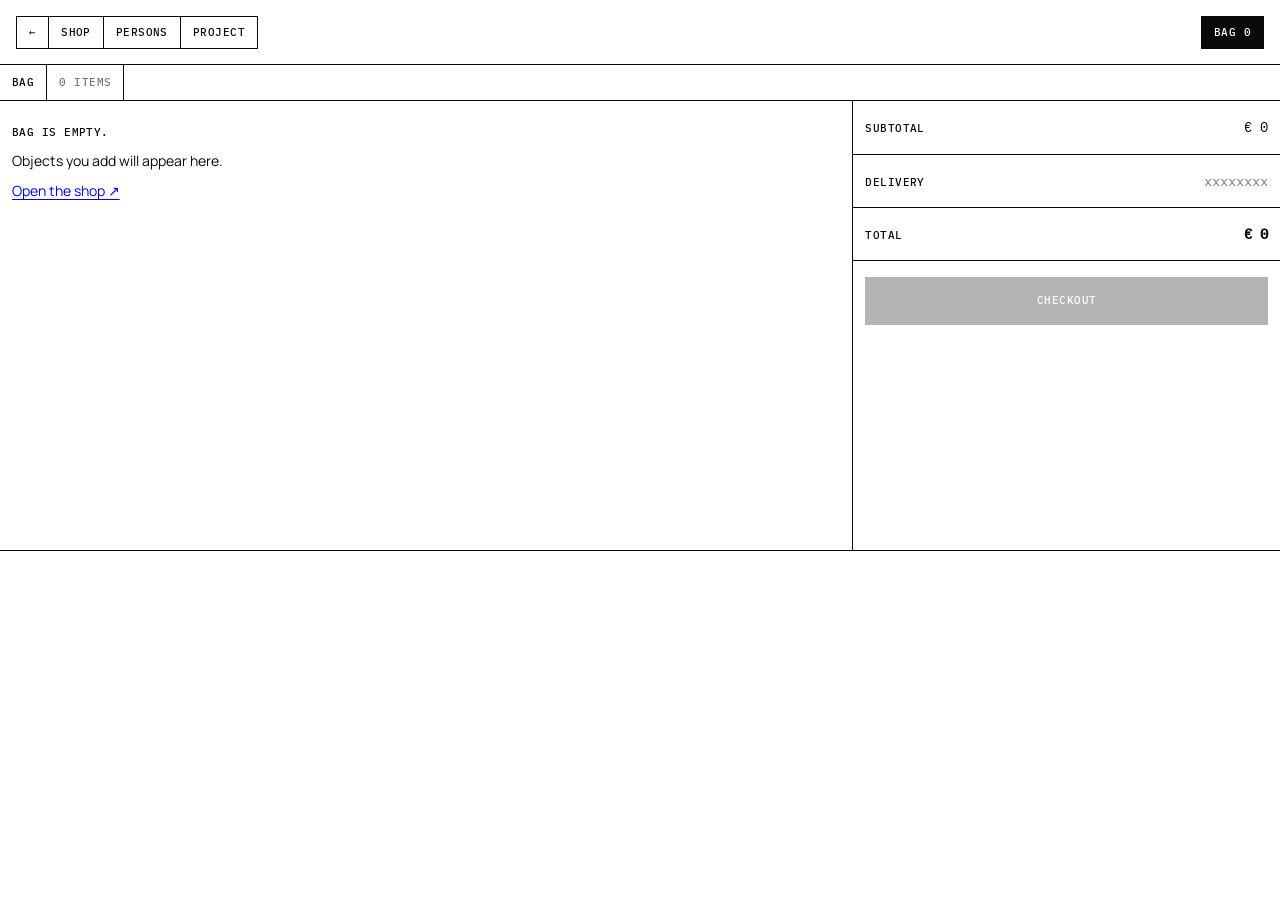
<file: bag.html>
<!doctype html>
<html lang="ru">
<head>
  <meta charset="utf-8">
  <meta name="viewport" content="width=device-width, initial-scale=1">
  <title>Bag — anaenby</title>
  <link rel="icon" href="images/brand/favicon.svg" type="image/svg+xml">
  <link rel="stylesheet" href="css/style.css">
  <script src="js/bag.js"></script>
</head>
<body class="page">
  <nav class="menu">
    <a href="index.html" class="back" aria-label="Home">←</a>
    <a href="shop.html">Shop</a>
    <a href="persons.html">Persons</a>
    <a href="project.html">Project</a>
  </nav>
  <a class="baglink active" href="bag.html">Bag <span data-bag-count>0</span></a>

  <div class="bar">
    <div class="bar__cell">Bag</div>
    <div class="bar__cell"><span data-bag-count>0</span> items</div>
    <div class="bar__cell bar__cell--grow"></div>
  </div>

  <main class="bag">
    <section class="bag__lines" id="lines" aria-label="Items in your bag"></section>

    <aside class="bag__summary">
      <div class="pdp__cell pdp__row"><span class="tech">Subtotal</span><span id="subtotal">€ 0</span></div>
      <div class="pdp__cell pdp__row"><span class="tech">Delivery</span><span class="pdp__muted"><span class="x">xxxxxxxx</span></span></div>
      <div class="pdp__cell pdp__row bag__total"><span class="tech">Total</span><span id="total">€ 0</span></div>
      <div class="pdp__cell">
        <button type="button" class="pdp__buy" id="checkout">Checkout</button>
        <p class="status" id="checkout-hint" hidden>Payment is not connected yet. <span class="x">xxxxxxxx</span></p>
      </div>
    </aside>
  </main>

  <template id="line-tpl">
    <article class="line">
      <a class="line__img"><img alt=""></a>
      <div class="line__info">
        <a class="line__name"></a>
        <span class="tech pdp__muted">Size / <span class="x line__size"></span></span>
        <span class="line__price"></span>
      </div>
      <div class="line__qty" role="group" aria-label="Quantity">
        <button type="button" class="qty-btn" data-step="-1" aria-label="One less">−</button>
        <span class="qty-n"></span>
        <button type="button" class="qty-btn" data-step="1" aria-label="One more">+</button>
      </div>
      <button type="button" class="line__remove link">Remove</button>
    </article>
  </template>

  <script>
    const linesEl = document.getElementById('lines');
    const tpl = document.getElementById('line-tpl');

    function render() {
      const items = Bag.read();
      linesEl.replaceChildren();

      if (!items.length) {
        linesEl.innerHTML =
          '<div class="bag__empty"><p class="tech">Bag is empty.</p>' +
          '<p>Objects you add will appear here.</p>' +
          '<a class="link" href="shop.html">Open the shop ↗</a></div>';
      }

      items.forEach((item, i) => {
        const el = tpl.content.firstElementChild.cloneNode(true);
        el.querySelector('.line__img').href = item.href;
        el.querySelector('img').src = item.img;
        el.querySelector('img').alt = item.name;
        el.querySelector('.line__name').href = item.href;
        el.querySelector('.line__name').textContent = item.name;
        el.querySelector('.line__size').textContent = item.sizeLabel;
        el.querySelector('.line__price').textContent = Bag.money(item.price);
        el.querySelector('.qty-n').textContent = item.qty;
        el.querySelectorAll('.qty-btn').forEach((b) => b.addEventListener('click', () => {
          Bag.setQty(i, item.qty + Number(b.dataset.step));
        }));
        el.querySelector('.line__remove').addEventListener('click', () => Bag.remove(i));
        linesEl.appendChild(el);
      });

      const sub = Bag.subtotal();
      document.getElementById('subtotal').textContent = sub;
      document.getElementById('total').textContent = items.length ? Bag.UNKNOWN : sub; // delivery not known yet
      document.getElementById('checkout').disabled = !items.length;
    }

    document.getElementById('checkout').addEventListener('click', () => {
      document.getElementById('checkout-hint').hidden = false;
    });

    Bag.subscribe(render);
    render();
  </script>
</body>
</html>
</file>
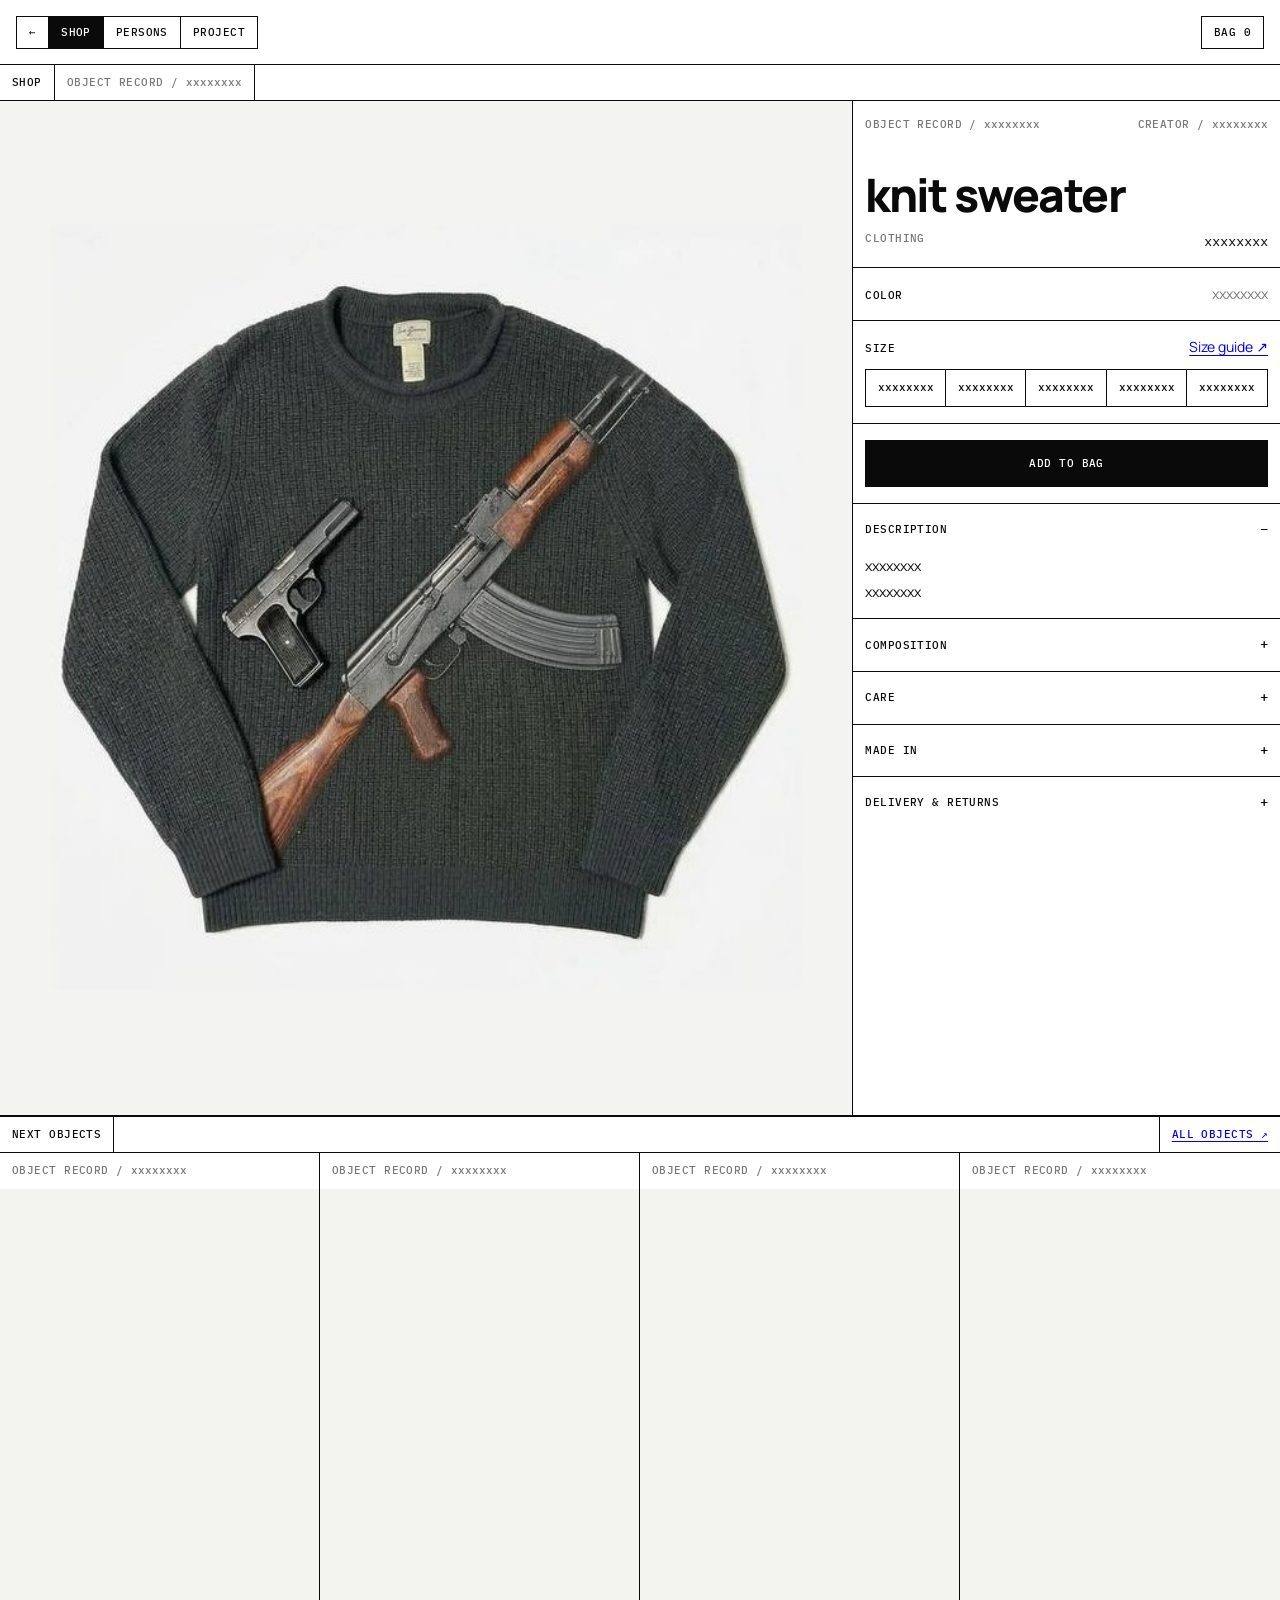
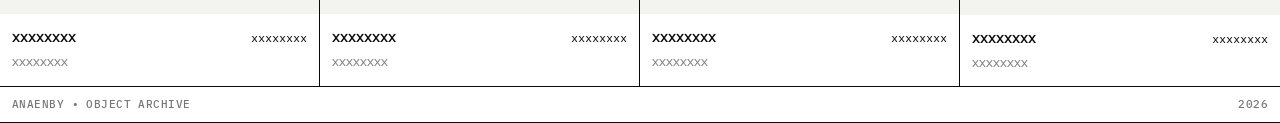
<file: product-sweater.html>
<!doctype html>
<html lang="ru">
<head>
  <meta charset="utf-8">
  <meta name="viewport" content="width=device-width, initial-scale=1">
  <title>Knit sweater — anaenby</title>
  <link rel="icon" href="images/brand/favicon.svg" type="image/svg+xml">
  <link rel="stylesheet" href="css/style.css">
  <script src="js/bag.js"></script>
</head>
<body class="page">
  <nav class="menu">
    <a href="index.html" class="back" aria-label="Home">←</a>
    <a href="shop.html" class="active">Shop</a>
    <a href="persons.html">Persons</a>
    <a href="project.html">Project</a>
  </nav>
  <a class="baglink" href="bag.html">Bag <span data-bag-count>0</span></a>

  <div class="bar">
    <a class="bar__cell" href="shop.html">Shop</a>
    <div class="bar__cell">Object record / <span class="x">xxxxxxxx</span></div>
    <div class="bar__cell bar__cell--grow"></div>
  </div>

  <main class="pdp" id="product"
        data-id="knit-sweater"
        data-name="Knit sweater"
        data-price=""
        data-img="images/shop/sweater.jpg"
        data-href="product-sweater.html">
    <div class="pdp__media">
      <img src="images/shop/sweater.jpg" alt="Dark grey knit sweater with a printed rifle and pistol">
    </div>

    <aside class="pdp__info">
      <div class="pdp__cell">
        <div class="pdp__record tech"><span>Object record / <span class="x">xxxxxxxx</span></span><span>Creator / <span class="x">xxxxxxxx</span></span></div>
        <h1 class="pdp__name">knit sweater</h1>
        <div class="pdp__meta"><span class="tech pdp__muted">Clothing</span><span class="pdp__price"><span class="x">xxxxxxxx</span></span></div>
      </div>

      <div class="pdp__cell pdp__row">
        <span class="tech">Color</span>
        <span class="pdp__muted"><span class="x">xxxxxxxx</span></span>
      </div>

      <div class="pdp__cell">
        <div class="pdp__row">
          <span class="tech">Size</span>
          <a href="#" class="link">Size guide ↗</a>
        </div>
        <div class="sizes" role="group" aria-label="Size">
          <button type="button" class="size" data-size="1"><span class="x">xxxxxxxx</span></button>
          <button type="button" class="size" data-size="2"><span class="x">xxxxxxxx</span></button>
          <button type="button" class="size" data-size="3"><span class="x">xxxxxxxx</span></button>
          <button type="button" class="size" data-size="4"><span class="x">xxxxxxxx</span></button>
          <button type="button" class="size" data-size="5"><span class="x">xxxxxxxx</span></button>
        </div>
        <p class="status" id="size-hint" hidden>Select a size first.</p>
      </div>

      <div class="pdp__cell">
        <button type="button" class="pdp__buy" id="buy">Add to bag</button>
      </div>

      <details class="acc" open>
        <summary>Description</summary>
        <div class="acc__body">
          <p><span class="x">xxxxxxxx</span></p>
          <p><span class="x">xxxxxxxx</span></p>
        </div>
      </details>
      <details class="acc">
        <summary>Composition</summary>
        <div class="acc__body"><p><span class="x">xxxxxxxx</span></p></div>
      </details>
      <details class="acc">
        <summary>Care</summary>
        <div class="acc__body"><p><span class="x">xxxxxxxx</span></p></div>
      </details>
      <details class="acc">
        <summary>Made in</summary>
        <div class="acc__body"><p><span class="x">xxxxxxxx</span></p></div>
      </details>
      <details class="acc">
        <summary>Delivery &amp; returns</summary>
        <div class="acc__body"><p><span class="x">xxxxxxxx</span></p></div>
      </details>
    </aside>
  </main>

  <div class="bar">
    <div class="bar__cell">Next objects</div>
    <div class="bar__cell bar__cell--grow"></div>
    <a class="bar__cell link" href="shop.html">All objects ↗</a>
  </div>
  <div class="grid grid--4">
    <a class="card" href="#">
      <span class="idx"><span>Object record / <span class="x">xxxxxxxx</span></span><span class="card__go">Open ↗</span></span>
      <div class="card__media"></div>
      <div class="card__info"><span class="card__name"><span class="x">xxxxxxxx</span></span><span class="card__price"><span class="x">xxxxxxxx</span></span></div>
      <div class="card__meta"><span class="x">xxxxxxxx</span></div>
    </a>
    <a class="card" href="#">
      <span class="idx"><span>Object record / <span class="x">xxxxxxxx</span></span><span class="card__go">Open ↗</span></span>
      <div class="card__media"></div>
      <div class="card__info"><span class="card__name"><span class="x">xxxxxxxx</span></span><span class="card__price"><span class="x">xxxxxxxx</span></span></div>
      <div class="card__meta"><span class="x">xxxxxxxx</span></div>
    </a>
    <a class="card" href="#">
      <span class="idx"><span>Object record / <span class="x">xxxxxxxx</span></span><span class="card__go">Open ↗</span></span>
      <div class="card__media"></div>
      <div class="card__info"><span class="card__name"><span class="x">xxxxxxxx</span></span><span class="card__price"><span class="x">xxxxxxxx</span></span></div>
      <div class="card__meta"><span class="x">xxxxxxxx</span></div>
    </a>
    <a class="card" href="#">
      <span class="idx"><span>Object record / <span class="x">xxxxxxxx</span></span><span class="card__go">Open ↗</span></span>
      <div class="card__media"></div>
      <div class="card__info"><span class="card__name"><span class="x">xxxxxxxx</span></span><span class="card__price"><span class="x">xxxxxxxx</span></span></div>
      <div class="card__meta"><span class="x">xxxxxxxx</span></div>
    </a>
  </div>

  <div class="bottom"><span>anaenby • object archive</span><span>2026</span></div>

  <!-- confirmation panel after "Add to bag" -->
  <div class="drawer-shade" id="shade" hidden></div>
  <aside class="drawer" id="drawer" aria-label="Added to bag" aria-hidden="true">
    <div class="drawer__head">
      <span>Added to bag / <span data-bag-count>0</span></span>
      <button type="button" class="drawer__close" id="drawer-close" aria-label="Close">×</button>
    </div>
    <div class="drawer__line">
      <img id="drawer-img" alt="">
      <div class="drawer__info">
        <span class="drawer__name" id="drawer-name"></span>
        <span class="tech pdp__muted">Size / <span class="x" id="drawer-size"></span></span>
        <span class="pdp__price" id="drawer-price"></span>
      </div>
    </div>
    <div class="drawer__actions">
      <a class="pdp__buy" href="bag.html">View bag ↗</a>
      <button type="button" class="btn-ghost" id="drawer-continue">Continue shopping</button>
    </div>
  </aside>

  <script>
    const product = document.getElementById('product').dataset;
    const sizes = document.querySelectorAll('.size');
    const hint = document.getElementById('size-hint');
    const drawer = document.getElementById('drawer');
    const shade = document.getElementById('shade');
    let picked = null;

    sizes.forEach((btn) => btn.addEventListener('click', () => {
      sizes.forEach((b) => b.classList.toggle('active', b === btn));
      picked = btn;
      hint.hidden = true;
    }));

    document.getElementById('buy').addEventListener('click', () => {
      if (!picked) { hint.hidden = false; return; }
      Bag.add({
        id: product.id,
        name: product.name,
        price: product.price,
        img: product.img,
        href: product.href,
        size: picked.dataset.size,
        sizeLabel: picked.textContent.trim(),
      });
      document.getElementById('drawer-img').src = product.img;
      document.getElementById('drawer-name').textContent = product.name;
      document.getElementById('drawer-size').textContent = picked.textContent.trim();
      document.getElementById('drawer-price').textContent = Bag.money(product.price);
      openDrawer(true);
    });

    function openDrawer(open) {
      drawer.classList.toggle('open', open);
      drawer.setAttribute('aria-hidden', String(!open));
      shade.hidden = !open;
      if (open) document.getElementById('drawer-close').focus();
    }
    document.getElementById('drawer-close').addEventListener('click', () => openDrawer(false));
    document.getElementById('drawer-continue').addEventListener('click', () => openDrawer(false));
    shade.addEventListener('click', () => openDrawer(false));
    document.addEventListener('keydown', (e) => { if (e.key === 'Escape') openDrawer(false); });
  </script>
</body>
</html>
</file>
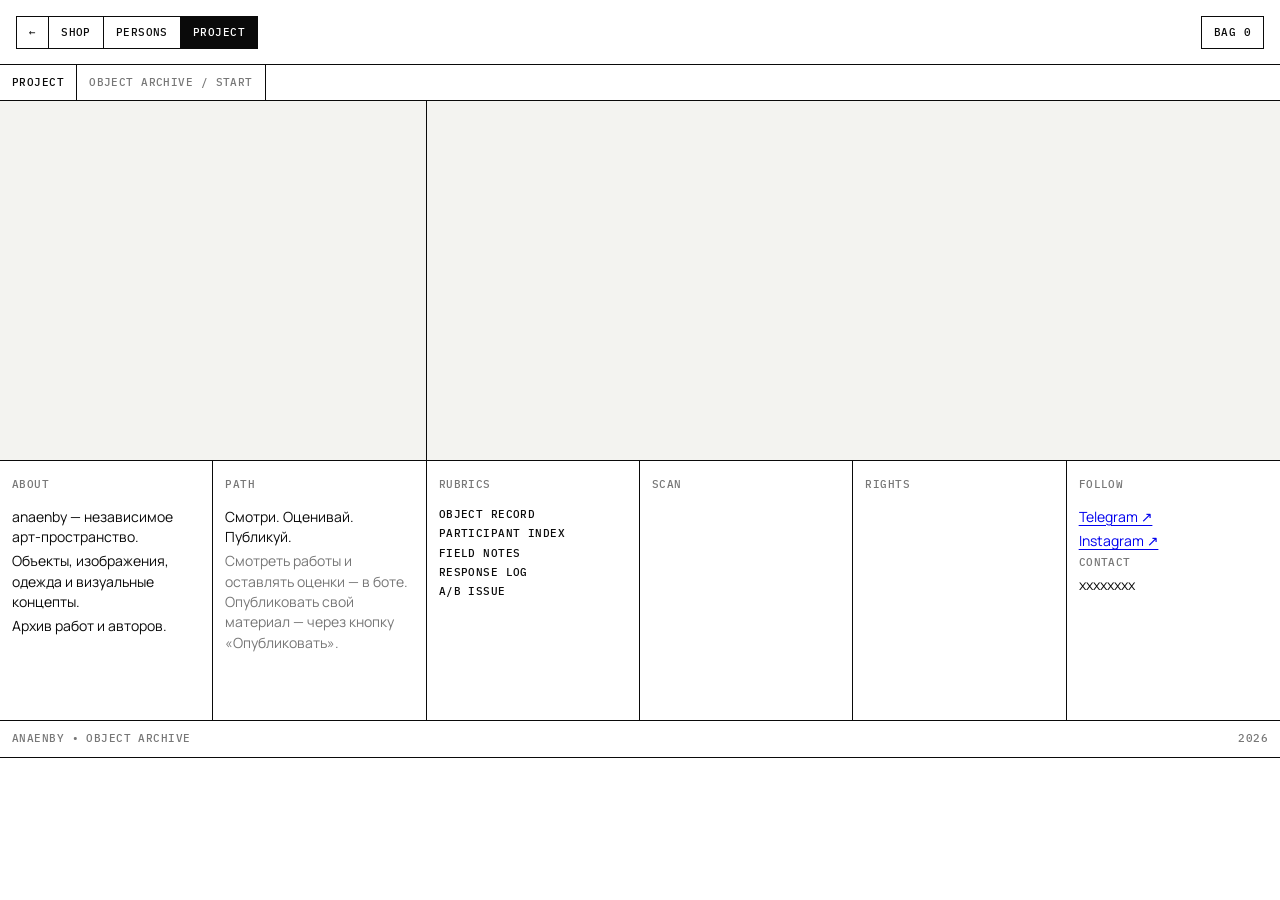
<file: project.html>
<!doctype html>
<html lang="ru">
<head>
  <meta charset="utf-8">
  <meta name="viewport" content="width=device-width, initial-scale=1">
  <title>Project — anaenby</title>
  <link rel="icon" href="images/brand/favicon.svg" type="image/svg+xml">
  <link rel="stylesheet" href="css/style.css">
  <script src="js/bag.js"></script>
</head>
<body class="page">
  <nav class="menu">
    <a href="index.html" class="back" aria-label="Home">←</a>
    <a href="shop.html">Shop</a>
    <a href="persons.html">Persons</a>
    <a href="project.html" class="active">Project</a>
  </nav>
  <a class="baglink" href="bag.html">Bag <span data-bag-count>0</span></a>

  <div class="bar">
    <div class="bar__cell">Project</div>
    <div class="bar__cell">Object archive / start</div>
    <div class="bar__cell bar__cell--grow"></div>
  </div>

  <!-- field notes: empty for now, content comes later -->
  <section class="field field--empty">
    <div class="field__index"></div>
    <div class="field__body"></div>
  </section>

  <div class="grid grid--6">
    <div class="col">
      <h3 class="tech">About</h3>
      <p>anaenby — независимое арт-пространство.</p>
      <p>Объекты, изображения, одежда и визуальные концепты.</p>
      <p>Архив работ и авторов.</p>
    </div>
    <div class="col">
      <h3 class="tech">Path</h3>
      <p>Смотри. Оценивай. Публикуй.</p>
      <p class="data">Смотреть работы и оставлять оценки — в боте. Опубликовать свой материал — через кнопку «Опубликовать».</p>
    </div>
    <div class="col">
      <h3 class="tech">Rubrics</h3>
      <span class="tech">Object record</span>
      <span class="tech">Participant index</span>
      <span class="tech">Field notes</span>
      <span class="tech">Response log</span>
      <span class="tech">A/B issue</span>
    </div>
    <div class="col">
      <h3 class="tech">Scan</h3>
    </div>
    <div class="col">
      <h3 class="tech">Rights</h3>
    </div>
    <div class="col">
      <h3 class="tech">Follow</h3>
      <a class="link" href="#">Telegram ↗</a>
      <a class="link" href="#">Instagram ↗</a>
      <span class="tech data">Contact</span>
      <span><span class="x">xxxxxxxx</span></span>
    </div>
  </div>

  <div class="bottom"><span>anaenby • object archive</span><span>2026</span></div>
</body>
</html>
</file>
<file: css/style.css>
/* ANAENBY / OBJECT ARCHIVE — built to Design Document 01.0
   Layout: the archive table. Big work first, then index, short caption, one link.
   Home is a dark poster (INK); inner pages are the working field (PAPER). */

/* --- fonts: Manrope 400/600/800 + IBM Plex Mono 400/500 (DS §3) --- */
@font-face {
  font-family: 'Manrope';
  font-weight: 200 800;
  font-display: swap;
  src: url(../fonts/manrope-cyrillic-wght.woff2) format('woff2');
  unicode-range: U+0301, U+0400-045F, U+0490-0491, U+04B0-04B1, U+2116;
}
@font-face {
  font-family: 'Manrope';
  font-weight: 200 800;
  font-display: swap;
  src: url(../fonts/manrope-latin-ext-wght.woff2) format('woff2');
  unicode-range: U+0100-02BA, U+02BD-02C5, U+02C7-02CC, U+02CE-02D7, U+02DD-02FF, U+1E00-1E9F, U+20A0-20C0, U+2C60-2C7F, U+A720-A7FF;
}
@font-face {
  font-family: 'Manrope';
  font-weight: 200 800;
  font-display: swap;
  src: url(../fonts/manrope-latin-wght.woff2) format('woff2');
  unicode-range: U+0000-00FF, U+0131, U+0152-0153, U+02BB-02BC, U+02C6, U+02DA, U+02DC, U+2000-206F, U+20AC, U+2122, U+2190-2199, U+2212, U+2215, U+FEFF, U+FFFD;
}
@font-face {
  font-family: 'IBM Plex Mono';
  font-weight: 400;
  font-display: swap;
  src: url(../fonts/ibm-plex-mono-cyrillic-400.woff2) format('woff2');
  unicode-range: U+0301, U+0400-045F, U+0490-0491, U+04B0-04B1, U+2116;
}
@font-face {
  font-family: 'IBM Plex Mono';
  font-weight: 400;
  font-display: swap;
  src: url(../fonts/ibm-plex-mono-latin-400.woff2) format('woff2');
  unicode-range: U+0000-00FF, U+0131, U+0152-0153, U+02BB-02BC, U+02C6, U+02DA, U+02DC, U+2000-206F, U+20AC, U+2122, U+2190-2199, U+2212, U+2215, U+FEFF, U+FFFD;
}
@font-face {
  font-family: 'IBM Plex Mono';
  font-weight: 500;
  font-display: swap;
  src: url(../fonts/ibm-plex-mono-cyrillic-500.woff2) format('woff2');
  unicode-range: U+0301, U+0400-045F, U+0490-0491, U+04B0-04B1, U+2116;
}
@font-face {
  font-family: 'IBM Plex Mono';
  font-weight: 500;
  font-display: swap;
  src: url(../fonts/ibm-plex-mono-latin-500.woff2) format('woff2');
  unicode-range: U+0000-00FF, U+0131, U+0152-0153, U+02BB-02BC, U+02C6, U+02DA, U+02DC, U+2000-206F, U+20AC, U+2122, U+2190-2199, U+2212, U+2215, U+FEFF, U+FFFD;
}

:root {
  /* palette (DS §3) */
  --ink: #0A0A0A;        /* dark posters, headings, typographic contrast */
  --paper: #FFFFFF;      /* working field, card backgrounds */
  --paper-alt: #F3F3F0;  /* editorial sheets, secondary fields */
  --data: #777777;       /* captions, categories, secondary figures */
  --link: #0000EE;       /* links, routes, transitions only — never decoration */
  --line: var(--ink);    /* hairlines of the archive table */

  --sans: 'Manrope', Arial, system-ui, sans-serif;
  --mono: 'IBM Plex Mono', 'DejaVu Sans Mono', ui-monospace, monospace;

  color-scheme: light;
}

* { margin: 0; padding: 0; box-sizing: border-box; }

html, body {
  background: var(--paper);
  color: var(--ink);
  font-family: var(--sans);
  font-size: 14px;
  line-height: 1.45;
  -webkit-font-smoothing: antialiased;
}

a { color: inherit; text-decoration: none; }

/* technical captions: index, status, date, commands — the only place for caps */
.tech, .menu a, .baglink, .bar__cell, .idx, .size, .pdp__buy, .btn-ghost,
.acc summary, .drawer__head, .bottom, .status {
  font-family: var(--mono);
  font-size: 11px;
  font-weight: 500;
  line-height: 1.4;
  letter-spacing: .04em;
  text-transform: uppercase;
}

/* signal link: blue, underlined, carries the ↗ */
.link, .u {
  color: var(--link);
  text-decoration: underline;
  text-decoration-thickness: 1px;
  text-underline-offset: 3px;
}
.link:hover, .u:hover { text-decoration-thickness: 2px; }
:focus-visible { outline: 2px solid var(--link); outline-offset: 2px; }

/* --- menu: joined cells, top left --- */
.menu {
  position: fixed;
  top: 16px;
  left: 16px;
  z-index: 10;
  display: flex;
}
.menu a {
  display: block;
  padding: 8px 12px;
  border: 1px solid var(--line);
  margin-left: -1px;
  background: var(--paper);
  transition: color .15s, background .15s;
}
.menu a:first-child { margin-left: 0; }
.menu a:hover { color: var(--link); }
.menu a.active { background: var(--ink); color: var(--paper); }

.baglink {
  position: fixed;
  top: 16px;
  right: 16px;
  z-index: 10;
  display: block;
  padding: 8px 12px;
  border: 1px solid var(--line);
  background: var(--paper);
  font-variant-numeric: tabular-nums;
  transition: color .15s, background .15s;
}
.baglink:hover { color: var(--link); }
.baglink.active { background: var(--ink); color: var(--paper); }

/* --- home: the dark poster with the scan --- */
html:has(> body.home) { background: var(--ink); height: 100%; }
body.home { background: var(--ink); width: 100%; height: 100%; overflow: hidden; }
.home #scene {
  position: fixed;
  inset: 0;
  width: 100%;
  height: 100%;
  display: block;
  outline: none;
}
.home #scene { opacity: 0; transition: opacity 1.6s ease .35s; }
body.ready #scene { opacity: 1; }

/* intro: wordmark centred, then it docks at the top and stays there */
.brand {
  --dock-scale: .2;
  position: fixed;
  z-index: 15;
  left: 50%;
  top: 50%;
  width: min(56vw, 520px);
  transform: translate(-50%, -50%);
  transform-origin: 50% 0;
  display: flex;
  flex-direction: column;
  align-items: center;
  gap: 32px;
  pointer-events: none;
  user-select: none;
  opacity: 0;
  animation: brand-in 1s ease .2s forwards;
  transition:
    top 1.2s cubic-bezier(.76, 0, .24, 1),
    transform 1.2s cubic-bezier(.76, 0, .24, 1);
}
body.ready .brand {
  top: calc(env(safe-area-inset-top, 0px) + 22px);
  transform: translate(-50%, 0) scale(var(--dock-scale));
}
@keyframes brand-in {
  from { opacity: 0; filter: blur(10px); }
  to   { opacity: 1; filter: blur(0); }
}
/* white geometric sign on the INK poster (DS §1: dark background → white sign) */
.brand__mark { display: block; width: 100%; height: auto; color: var(--paper); }
#loader {
  width: 160px;
  height: 1px;
  background: #262626;
  transition: opacity .4s;
}
body.ready #loader { opacity: 0; }
@media (max-width: 700px) {
  .brand { width: 70vw; --dock-scale: .34; }
}
[hidden] { display: none !important; }
#progress { width: 0; height: 100%; background: var(--paper); transition: width .2s; }
#fade {
  position: fixed;
  inset: 0;
  background: var(--ink);
  opacity: 0;
  pointer-events: none;
  transition: opacity .45s ease;
  z-index: 20;
}
#fade.on { opacity: 1; }

/* --- inner pages: the archive table --- */
.page { padding-top: 64px; min-height: 100vh; }

.bar {
  display: flex;
  border-top: 1px solid var(--line);
  border-bottom: 1px solid var(--line);
}
.bar__cell {
  padding: 10px 12px;
  border-right: 1px solid var(--line);
  white-space: nowrap;
}
.bar__cell:nth-child(n+2) { color: var(--data); }
a.bar__cell { color: var(--ink); }
a.bar__cell:hover { color: var(--link); }
.bar__cell.link { color: var(--link); }
.bar__cell--grow { flex: 1; }
.bar__cell:last-child { border-right: 0; }

.grid { display: grid; }
.grid--3 { grid-template-columns: repeat(3, 1fr); }
.grid--4 { grid-template-columns: repeat(4, 1fr); }
.grid--6 { grid-template-columns: repeat(6, 1fr); }
.grid > * {
  min-width: 0;
  border-right: 1px solid var(--line);
  border-bottom: 1px solid var(--line);
}
.grid--3 > :nth-child(3n),
.grid--4 > :nth-child(4n),
.grid--6 > :nth-child(6n) { border-right: 0; }

/* object / creator card: index → work → caption */
.card { display: flex; flex-direction: column; }
.card .idx {
  display: flex;
  justify-content: space-between;
  gap: 8px;
  padding: 10px 12px;
  color: var(--data);
}
.card__go { color: var(--link); opacity: 0; transition: opacity .15s; }
.card:hover .card__go { opacity: 1; }
.card__media {
  aspect-ratio: 3 / 4;
  background: var(--paper-alt);
  overflow: hidden;
}
.card__media--tall { aspect-ratio: 4 / 5; }
.card__media img {
  display: block;
  width: 100%;
  height: 100%;
  object-fit: cover;
}
.card__info {
  display: flex;
  justify-content: space-between;
  align-items: baseline;
  gap: 8px;
  padding: 12px 12px 4px;
}
.card__name { font-weight: 600; font-size: 15px; text-transform: lowercase; }
.card__price { font-family: var(--mono); font-size: 12px; font-variant-numeric: tabular-nums; }
.card__meta { padding: 0 12px 14px; color: var(--data); font-size: 13px; }
.card:hover .card__name { color: var(--link); }

/* text column */
.col {
  min-height: 260px;
  padding: 16px 12px 24px;
  display: flex;
  flex-direction: column;
  align-items: flex-start;
  gap: 4px;
}
.col h3 { margin-bottom: 10px; color: var(--data); }
.col p { max-width: 32ch; }
.col .data { color: var(--data); }

.bottom {
  display: flex;
  justify-content: space-between;
  gap: 12px;
  padding: 10px 12px;
  color: var(--data);
  border-bottom: 1px solid var(--line);
}

/* --- project: field notes, one statement per sheet --- */
.field {
  display: grid;
  grid-template-columns: minmax(0, 1fr) minmax(0, 2fr);
  background: var(--paper-alt);
  border-bottom: 1px solid var(--line);
}
.field__index {
  padding: 16px 12px;
  border-right: 1px solid var(--line);
  display: flex;
  flex-direction: column;
  justify-content: space-between;
  gap: 48px;
  color: var(--data);
}
.field__body {
  padding: 48px 12px 24px;
  display: flex;
  flex-direction: column;
  gap: 24px;
}
.statement {
  font-weight: 800;
  font-size: clamp(32px, 5.2vw, 76px);
  line-height: .98;
  letter-spacing: -.035em;
  text-transform: lowercase;
  text-wrap: balance;
  max-width: 16ch;
}
.field__body p { max-width: 52ch; font-size: 16px; }
.field--empty { min-height: 360px; }   /* keeps the sheet's place while it has no copy */

/* --- product: OBJECT RECORD --- */
.pdp {
  display: grid;
  grid-template-columns: minmax(0, 2fr) minmax(320px, 1fr);
  border-bottom: 1px solid var(--line);
}
.pdp__media {
  border-right: 1px solid var(--line);
  background: #f3f3f2; /* studio backdrop of the product photos */
  display: flex;
  align-items: center;
  justify-content: center;
}
.pdp__media img { display: block; width: 100%; max-width: 760px; height: auto; }
.pdp__info { position: sticky; top: 64px; align-self: start; }
.pdp__cell { padding: 16px 12px; border-bottom: 1px solid var(--line); }
.pdp__cell:last-child { border-bottom: 0; }
.pdp__record { display: flex; justify-content: space-between; gap: 12px; color: var(--data); }
.pdp__name {
  margin-top: 40px;
  font-weight: 800;
  font-size: clamp(34px, 3.6vw, 52px);
  line-height: .95;
  letter-spacing: -.035em;
  text-transform: lowercase;
}
.pdp__meta { margin-top: 14px; display: flex; justify-content: space-between; gap: 12px; }
.pdp__price { font-family: var(--mono); font-size: 14px; font-variant-numeric: tabular-nums; }
.pdp__row {
  display: flex;
  justify-content: space-between;
  align-items: baseline;
  gap: 12px;
}
.pdp__muted { color: var(--data); }
/* placeholder for unknown data, always lowercase */
.x { text-transform: none; letter-spacing: 0; }

.sizes { display: grid; grid-template-columns: repeat(5, 1fr); margin-top: 12px; }
.size {
  color: var(--ink);
  background: var(--paper);
  border: 1px solid var(--line);
  margin-left: -1px;
  padding: 10px 2px;
  cursor: pointer;
  overflow: hidden;
  text-overflow: ellipsis;
  white-space: nowrap;
  text-transform: none;
}
.size:first-child { margin-left: 0; }
.size:hover { color: var(--link); }
.size.active { background: var(--ink); color: var(--paper); }
.status { margin-top: 10px; color: var(--ink); }

.pdp__buy {
  display: block;
  width: 100%;
  text-align: center;
  padding: 15px;
  border: 1px solid var(--ink);
  background: var(--ink);
  color: var(--paper);
  cursor: pointer;
  transition: background .15s, color .15s;
}
.pdp__buy:hover { background: var(--paper); color: var(--ink); }
.pdp__buy:disabled { opacity: .3; cursor: default; }
.pdp__buy:disabled:hover { background: var(--ink); color: var(--paper); }
.btn-ghost {
  width: 100%;
  padding: 15px;
  border: 1px solid var(--line);
  background: var(--paper);
  color: var(--link);
  cursor: pointer;
}
.btn-ghost:hover { text-decoration: underline; text-underline-offset: 3px; }

/* accordion: the whole row is the click target */
.acc { border-bottom: 1px solid var(--line); }
.acc:last-child { border-bottom: 0; }
.acc summary {
  list-style: none;
  display: flex;
  justify-content: space-between;
  align-items: center;
  gap: 12px;
  padding: 16px 12px;
  cursor: pointer;
  user-select: none;
  transition: background .15s;
}
.acc summary:hover { background: var(--paper-alt); }
.acc summary::-webkit-details-marker { display: none; }
.acc summary::after { content: '+'; font-size: 14px; }
.acc[open] summary::after { content: '−'; }
.acc__body { display: flex; flex-direction: column; gap: 6px; padding: 0 12px 16px; max-width: 60ch; }

/* --- "added to bag" side panel --- */
.drawer-shade { position: fixed; inset: 0; z-index: 30; background: rgba(10, 10, 10, .45); }
.drawer {
  position: fixed;
  top: 0; right: 0; bottom: 0;
  z-index: 31;
  width: min(400px, 100%);
  background: var(--paper);
  border-left: 1px solid var(--line);
  display: flex;
  flex-direction: column;
  transform: translateX(100%);
  visibility: hidden;
  transition: transform .3s ease, visibility 0s linear .3s;
}
.drawer.open { transform: none; visibility: visible; transition: transform .3s ease; }
.drawer__head {
  display: flex;
  justify-content: space-between;
  align-items: center;
  padding: 12px;
  border-bottom: 1px solid var(--line);
}
.drawer__close {
  font: 400 20px/1 var(--sans);
  background: none;
  border: 0;
  color: var(--ink);
  cursor: pointer;
  padding: 2px 6px;
}
.drawer__line { display: grid; grid-template-columns: 110px 1fr; border-bottom: 1px solid var(--line); }
.drawer__line img {
  width: 100%;
  aspect-ratio: 3 / 4;
  object-fit: cover;
  display: block;
  border-right: 1px solid var(--line);
}
.drawer__info { display: flex; flex-direction: column; gap: 6px; padding: 12px; }
.drawer__name { font-weight: 600; text-transform: lowercase; }
.drawer__actions { display: flex; flex-direction: column; gap: 8px; padding: 12px; }

/* --- bag: lines left, summary right --- */
.bag {
  display: grid;
  grid-template-columns: minmax(0, 2fr) minmax(300px, 1fr);
  border-bottom: 1px solid var(--line);
  min-height: 50vh;
}
.bag__lines { border-right: 1px solid var(--line); }
.bag__summary { position: sticky; top: 64px; align-self: start; }
.bag__summary .pdp__row > span:last-child { font-family: var(--mono); font-variant-numeric: tabular-nums; }
.bag__total { font-weight: 600; }
.bag__empty { display: flex; flex-direction: column; gap: 10px; align-items: flex-start; padding: 24px 12px; }

.line {
  display: grid;
  grid-template-columns: 120px minmax(0, 1fr) auto auto;
  border-bottom: 1px solid var(--line);
}
.line__img { border-right: 1px solid var(--line); background: #f3f3f2; }
.line__img img { display: block; width: 100%; aspect-ratio: 3 / 4; object-fit: cover; }
.line__info { display: flex; flex-direction: column; gap: 4px; padding: 12px; min-width: 0; }
.line__name { font-weight: 600; text-transform: lowercase; }
.line__name:hover { color: var(--link); }
.line__price { font-family: var(--mono); font-size: 12px; }
.line__qty {
  display: flex;
  align-items: center;
  align-self: start;
  margin: 12px;
  border: 1px solid var(--line);
  font-family: var(--mono);
  font-variant-numeric: tabular-nums;
}
.qty-btn {
  font: 400 14px/1 var(--mono);
  width: 30px;
  height: 30px;
  background: none;
  border: 0;
  color: var(--ink);
  cursor: pointer;
}
.qty-btn:hover { background: var(--paper-alt); }
.qty-n { min-width: 22px; text-align: center; }
.line__remove {
  align-self: start;
  margin: 12px 12px 12px 0;
  padding: 8px 0;
  font: inherit;
  background: none;
  border: 0;
  cursor: pointer;
}

/* --- responsive --- */
@media (max-width: 900px) {
  .grid--3, .grid--4, .grid--6 { grid-template-columns: repeat(2, 1fr); }
  .grid > * { border-right: 1px solid var(--line) !important; }
  .grid > :nth-child(2n) { border-right: 0 !important; }
  .col { min-height: 0; }

  .field { grid-template-columns: 1fr; }
  .field__index { border-right: 0; border-bottom: 1px solid var(--line); flex-direction: row; gap: 12px; }
  .field__body { padding-top: 32px; }

  .pdp { grid-template-columns: 1fr; }
  .pdp__media { border-right: 0; border-bottom: 1px solid var(--line); }
  .pdp__info { position: static; }

  .bag { grid-template-columns: 1fr; }
  .bag__lines { border-right: 0; border-bottom: 1px solid var(--line); }
  .bag__summary { position: static; }
  .line { grid-template-columns: 96px minmax(0, 1fr); }
  .line__img { grid-row: span 3; }
  .line__qty, .line__remove { grid-column: 2; justify-self: start; margin: 0 12px 12px; }
}

/* narrow phones: menu and bag link on one row */
@media (max-width: 480px) {
  .menu { left: 12px; }
  .baglink { right: 12px; }
  .menu a, .baglink { padding: 8px 8px; font-size: 10px; letter-spacing: .02em; }
  .bar__cell { padding: 10px 8px; }
}

@media (prefers-reduced-motion: reduce) {
  *, *::before, *::after { transition: none !important; }
  .brand { animation: none; opacity: 1; }
}
</file>
